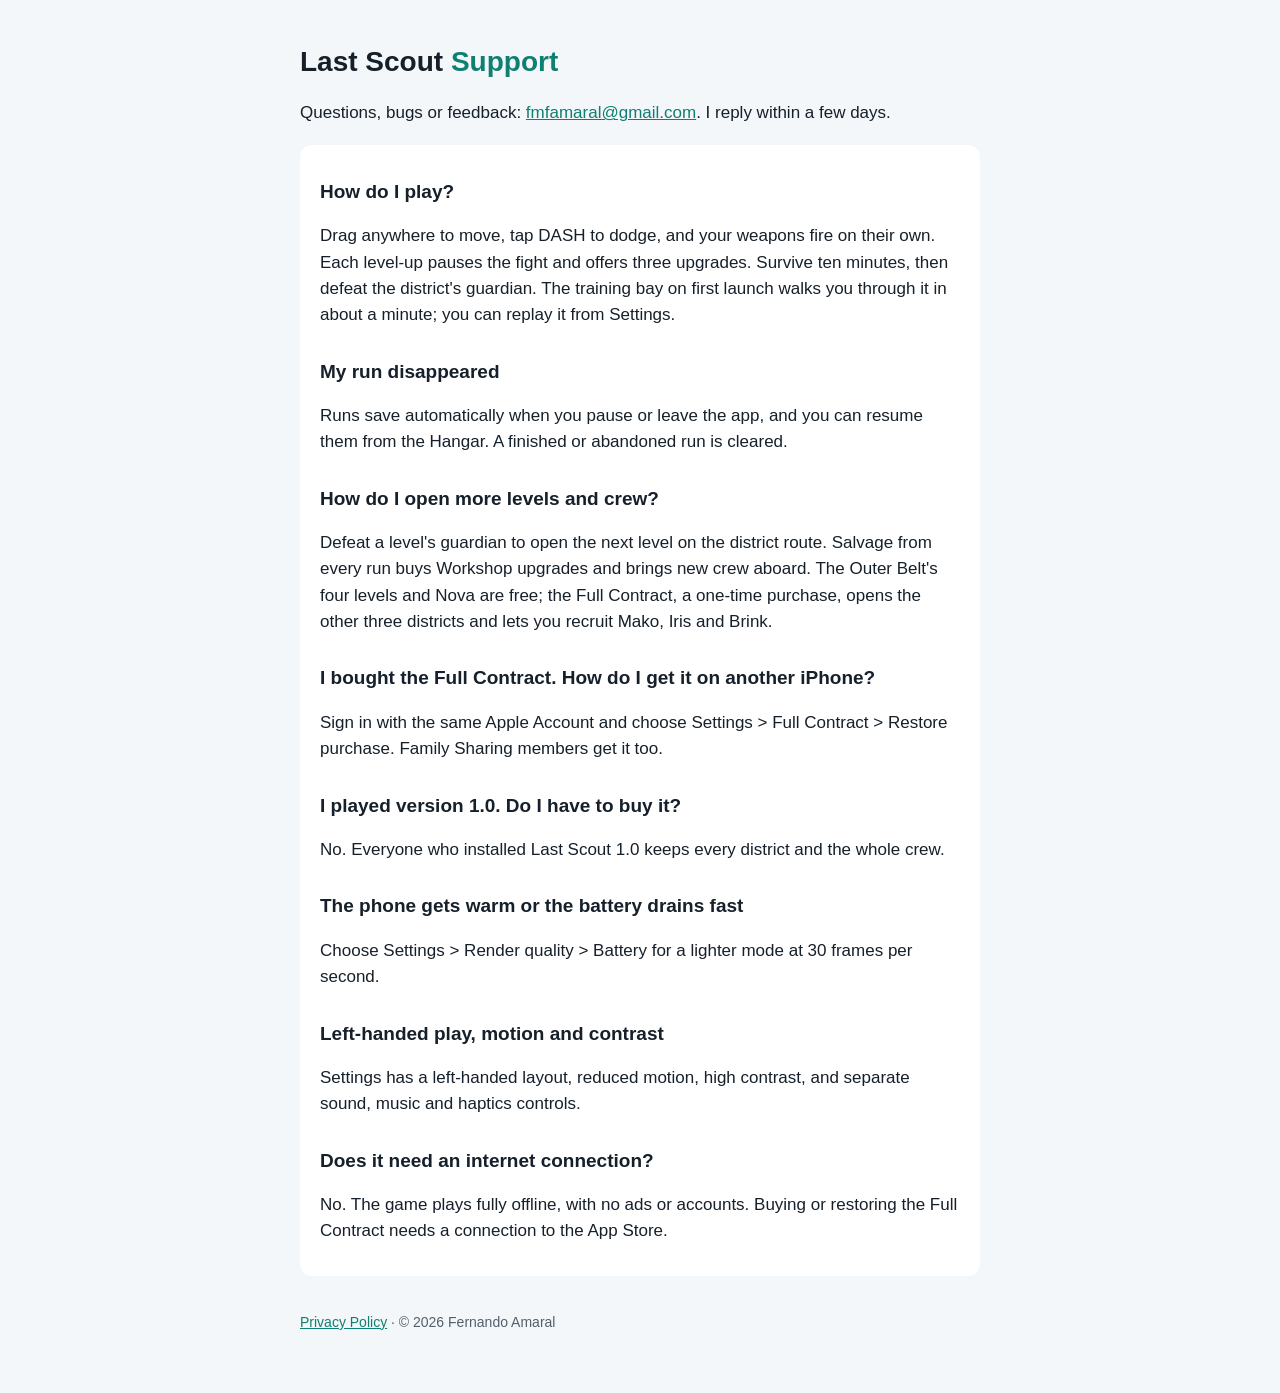
<file: index.html>
<!doctype html>
<html lang="en">
<head>
<meta charset="utf-8">
<meta name="viewport" content="width=device-width, initial-scale=1">
<title>Last Scout: Support</title>
<link rel="stylesheet" href="style.css">
</head>
<body>
<main>
<h1>Last Scout <span>Support</span></h1>
<p>Questions, bugs or feedback: <a href="mailto:fmfamaral@gmail.com">fmfamaral@gmail.com</a>. I reply within a few days.</p>
<section>
<h2>How do I play?</h2>
<p>Drag anywhere to move, tap DASH to dodge, and your weapons fire on their own. Each level-up pauses the fight and offers three upgrades. Survive ten minutes, then defeat the district's guardian. The training bay on first launch walks you through it in about a minute; you can replay it from Settings.</p>
<h2>My run disappeared</h2>
<p>Runs save automatically when you pause or leave the app, and you can resume them from the Hangar. A finished or abandoned run is cleared.</p>
<h2>How do I open more levels and crew?</h2>
<p>Defeat a level's guardian to open the next level on the district route. Salvage from every run buys Workshop upgrades and brings new crew aboard. The Outer Belt's four levels and Nova are free; the Full Contract, a one-time purchase, opens the other three districts and lets you recruit Mako, Iris and Brink.</p>
<h2>I bought the Full Contract. How do I get it on another iPhone?</h2>
<p>Sign in with the same Apple Account and choose Settings &gt; Full Contract &gt; Restore purchase. Family Sharing members get it too.</p>
<h2>I played version 1.0. Do I have to buy it?</h2>
<p>No. Everyone who installed Last Scout 1.0 keeps every district and the whole crew.</p>
<h2>The phone gets warm or the battery drains fast</h2>
<p>Choose Settings &gt; Render quality &gt; Battery for a lighter mode at 30 frames per second.</p>
<h2>Left-handed play, motion and contrast</h2>
<p>Settings has a left-handed layout, reduced motion, high contrast, and separate sound, music and haptics controls.</p>
<h2>Does it need an internet connection?</h2>
<p>No. The game plays fully offline, with no ads or accounts. Buying or restoring the Full Contract needs a connection to the App Store.</p>
</section>
<footer><a href="privacy.html">Privacy Policy</a> · © 2026 Fernando Amaral</footer>
</main>
</body>
</html>
</file>
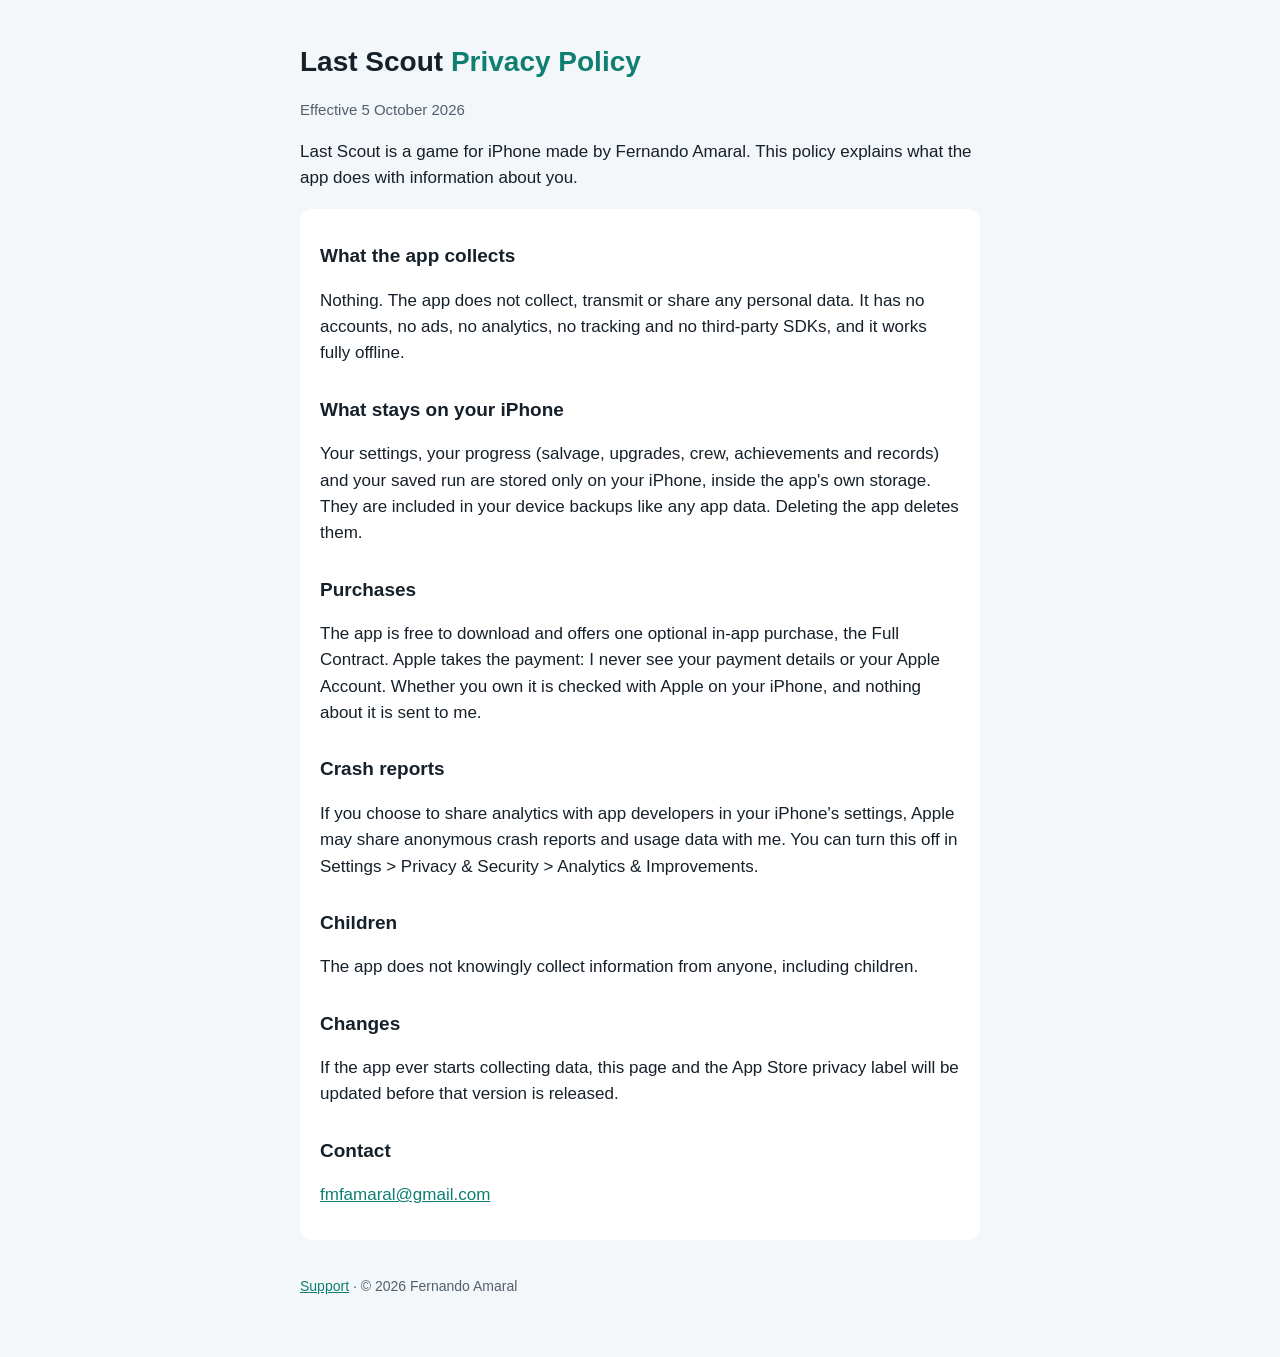
<file: privacy.html>
<!doctype html>
<html lang="en">
<head>
<meta charset="utf-8">
<meta name="viewport" content="width=device-width, initial-scale=1">
<title>Last Scout: Privacy Policy</title>
<link rel="stylesheet" href="style.css">
</head>
<body>
<main>
<h1>Last Scout <span>Privacy Policy</span></h1>
<p class="dim">Effective 5 October 2026</p>
<p>Last Scout is a game for iPhone made by Fernando Amaral. This policy explains what the app does with information about you.</p>
<section>
<h2>What the app collects</h2>
<p>Nothing. The app does not collect, transmit or share any personal data. It has no accounts, no ads, no analytics, no tracking and no third-party SDKs, and it works fully offline.</p>
<h2>What stays on your iPhone</h2>
<p>Your settings, your progress (salvage, upgrades, crew, achievements and records) and your saved run are stored only on your iPhone, inside the app's own storage. They are included in your device backups like any app data. Deleting the app deletes them.</p>
<h2>Purchases</h2>
<p>The app is free to download and offers one optional in-app purchase, the Full Contract. Apple takes the payment: I never see your payment details or your Apple Account. Whether you own it is checked with Apple on your iPhone, and nothing about it is sent to me.</p>
<h2>Crash reports</h2>
<p>If you choose to share analytics with app developers in your iPhone's settings, Apple may share anonymous crash reports and usage data with me. You can turn this off in Settings &gt; Privacy &amp; Security &gt; Analytics &amp; Improvements.</p>
<h2>Children</h2>
<p>The app does not knowingly collect information from anyone, including children.</p>
<h2>Changes</h2>
<p>If the app ever starts collecting data, this page and the App Store privacy label will be updated before that version is released.</p>
<h2>Contact</h2>
<p><a href="mailto:fmfamaral@gmail.com">fmfamaral@gmail.com</a></p>
</section>
<footer><a href="support.html">Support</a> · © 2026 Fernando Amaral</footer>
</main>
</body>
</html>
</file>
<file: style.css>
:root { --bg: #0b1016; --panel: #121a23; --text: #e6edf2; --dim: #9aa8b5; --mint: #a6f9ee; }
@media (prefers-color-scheme: light) { :root { --bg: #f4f7f9; --panel: #ffffff; --text: #16202a; --dim: #52606d; --mint: #0f7f72; } }
* { box-sizing: border-box; }
body { margin: 0; background: var(--bg); color: var(--text); font: 17px/1.55 -apple-system, BlinkMacSystemFont, "Helvetica Neue", Arial, sans-serif; }
main { max-width: 720px; margin: 0 auto; padding: 40px 20px 60px; }
h1 { font-size: 28px; margin: 0 0 4px; }
h1 span { color: var(--mint); }
h2 { font-size: 19px; margin: 28px 0 6px; }
p, li { color: var(--text); }
.dim { color: var(--dim); font-size: 15px; }
a { color: var(--mint); }
section { background: var(--panel); border-radius: 12px; padding: 4px 20px 14px; margin-top: 18px; }
footer { margin-top: 36px; color: var(--dim); font-size: 14px; }
</file>
